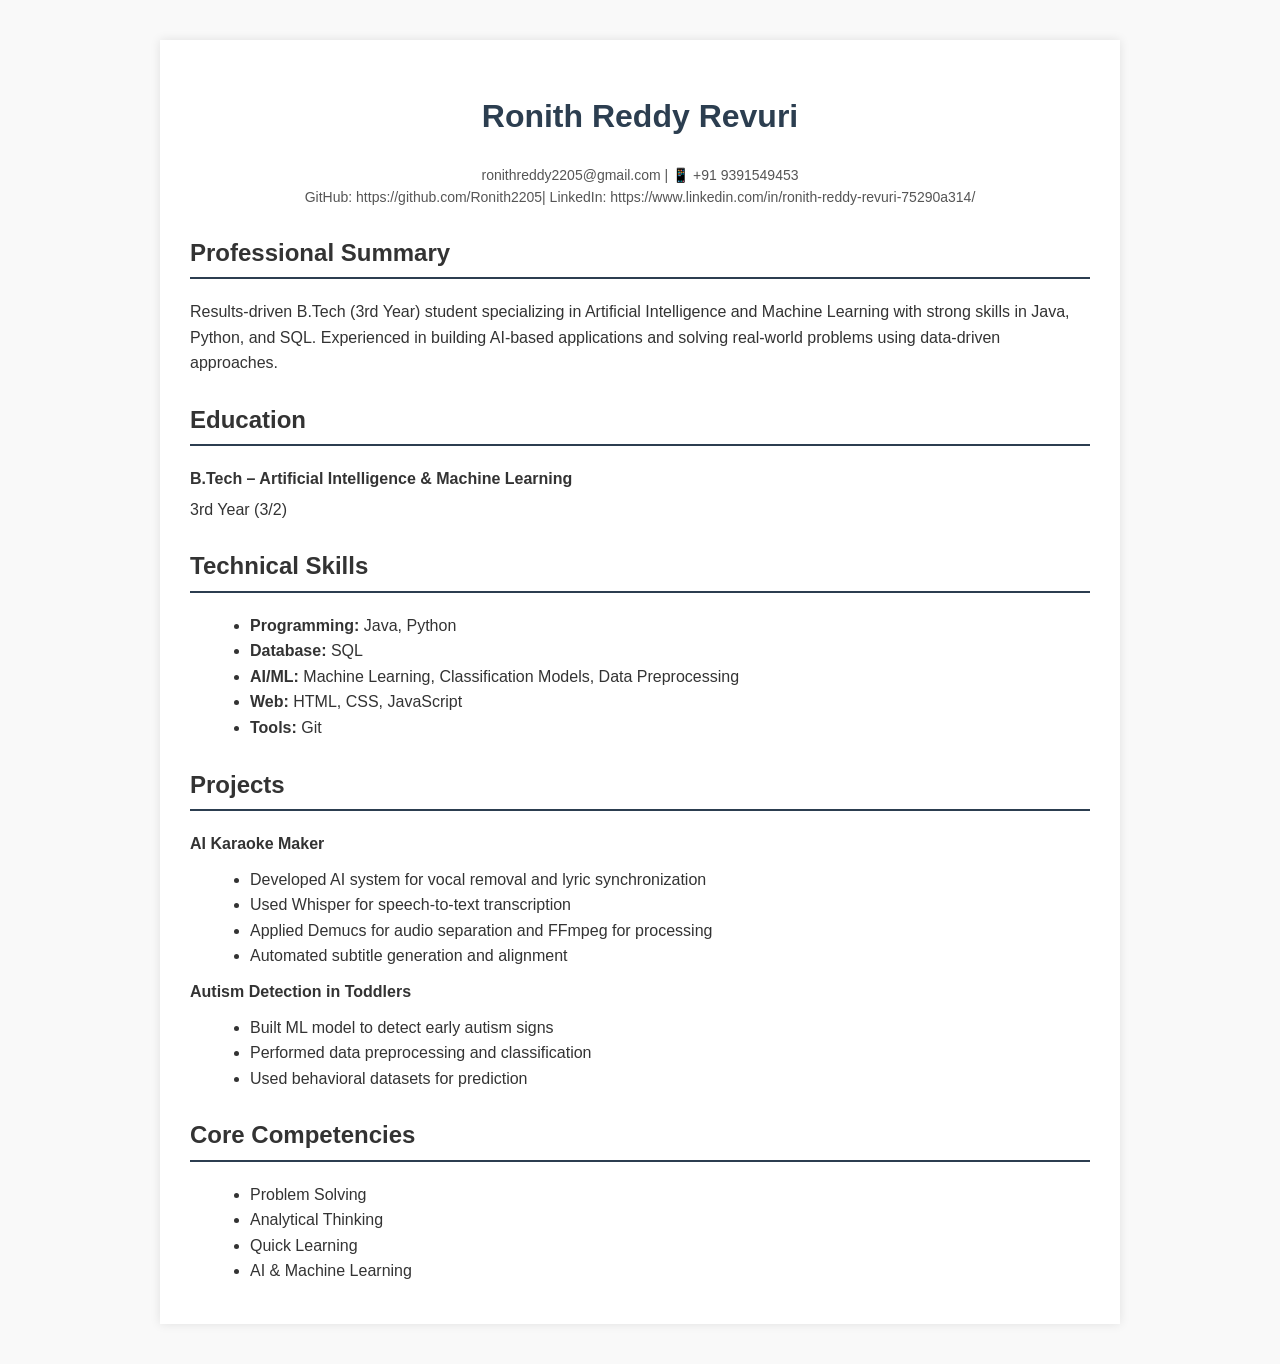
<file: resume.html>
<!DOCTYPE html>
<html lang="en">
<head>
<meta charset="UTF-8">
<meta name="viewport" content="width=device-width, initial-scale=1.0">
<title>Ronith Reddy Resume</title>

<style>
body {
  font-family: Arial, sans-serif;
  margin: 40px;
  line-height: 1.6;
  background: #f9f9f9;
  color: #333;
}

.container {
  max-width: 900px;
  margin: auto;
  background: white;
  padding: 30px;
  box-shadow: 0 0 10px rgba(0,0,0,0.1);
}

h1 {
  color: #2c3e50;
}

h2 {
  border-bottom: 2px solid #2c3e50;
  padding-bottom: 5px;
  margin-top: 25px;
}

p {
  margin: 5px 0;
}

ul {
  margin: 10px 0 10px 20px;
}

.header {
  text-align: center;
}

.links {
  font-size: 14px;
  color: #555;
}

.section {
  margin-top: 20px;
}
</style>
</head>

<body>

<div class="container">

<div class="header">
  <h1>Ronith Reddy Revuri</h1>
  <p class="links">
    ronithreddy2205@gmail.com | 📱 +91 9391549453 <br>
    GitHub: https://github.com/Ronith2205| LinkedIn: https://www.linkedin.com/in/ronith-reddy-revuri-75290a314/
  </p>
</div>

<div class="section">
  <h2>Professional Summary</h2>
  <p>
    Results-driven B.Tech (3rd Year) student specializing in Artificial Intelligence and Machine Learning with strong skills in Java, Python, and SQL. Experienced in building AI-based applications and solving real-world problems using data-driven approaches.
  </p>
</div>

<div class="section">
  <h2>Education</h2>
  <p><b>B.Tech – Artificial Intelligence & Machine Learning</b></p>
  <p>3rd Year (3/2)</p>
</div>

<div class="section">
  <h2>Technical Skills</h2>
  <ul>
    <li><b>Programming:</b> Java, Python</li>
    <li><b>Database:</b> SQL</li>
    <li><b>AI/ML:</b> Machine Learning, Classification Models, Data Preprocessing</li>
    <li><b>Web:</b> HTML, CSS, JavaScript</li>
    <li><b>Tools:</b> Git</li>
  </ul>
</div>

<div class="section">
  <h2>Projects</h2>

  <p><b>AI Karaoke Maker</b></p>
  <ul>
    <li>Developed AI system for vocal removal and lyric synchronization</li>
    <li>Used Whisper for speech-to-text transcription</li>
    <li>Applied Demucs for audio separation and FFmpeg for processing</li>
    <li>Automated subtitle generation and alignment</li>
  </ul>

  <p><b>Autism Detection in Toddlers</b></p>
  <ul>
    <li>Built ML model to detect early autism signs</li>
    <li>Performed data preprocessing and classification</li>
    <li>Used behavioral datasets for prediction</li>
  </ul>

</div>

<div class="section">
  <h2>Core Competencies</h2>
  <ul>
    <li>Problem Solving</li>
    <li>Analytical Thinking</li>
    <li>Quick Learning</li>
    <li>AI & Machine Learning </li>
  </ul>
</div>

</div>

</body>
</html>
</file>
